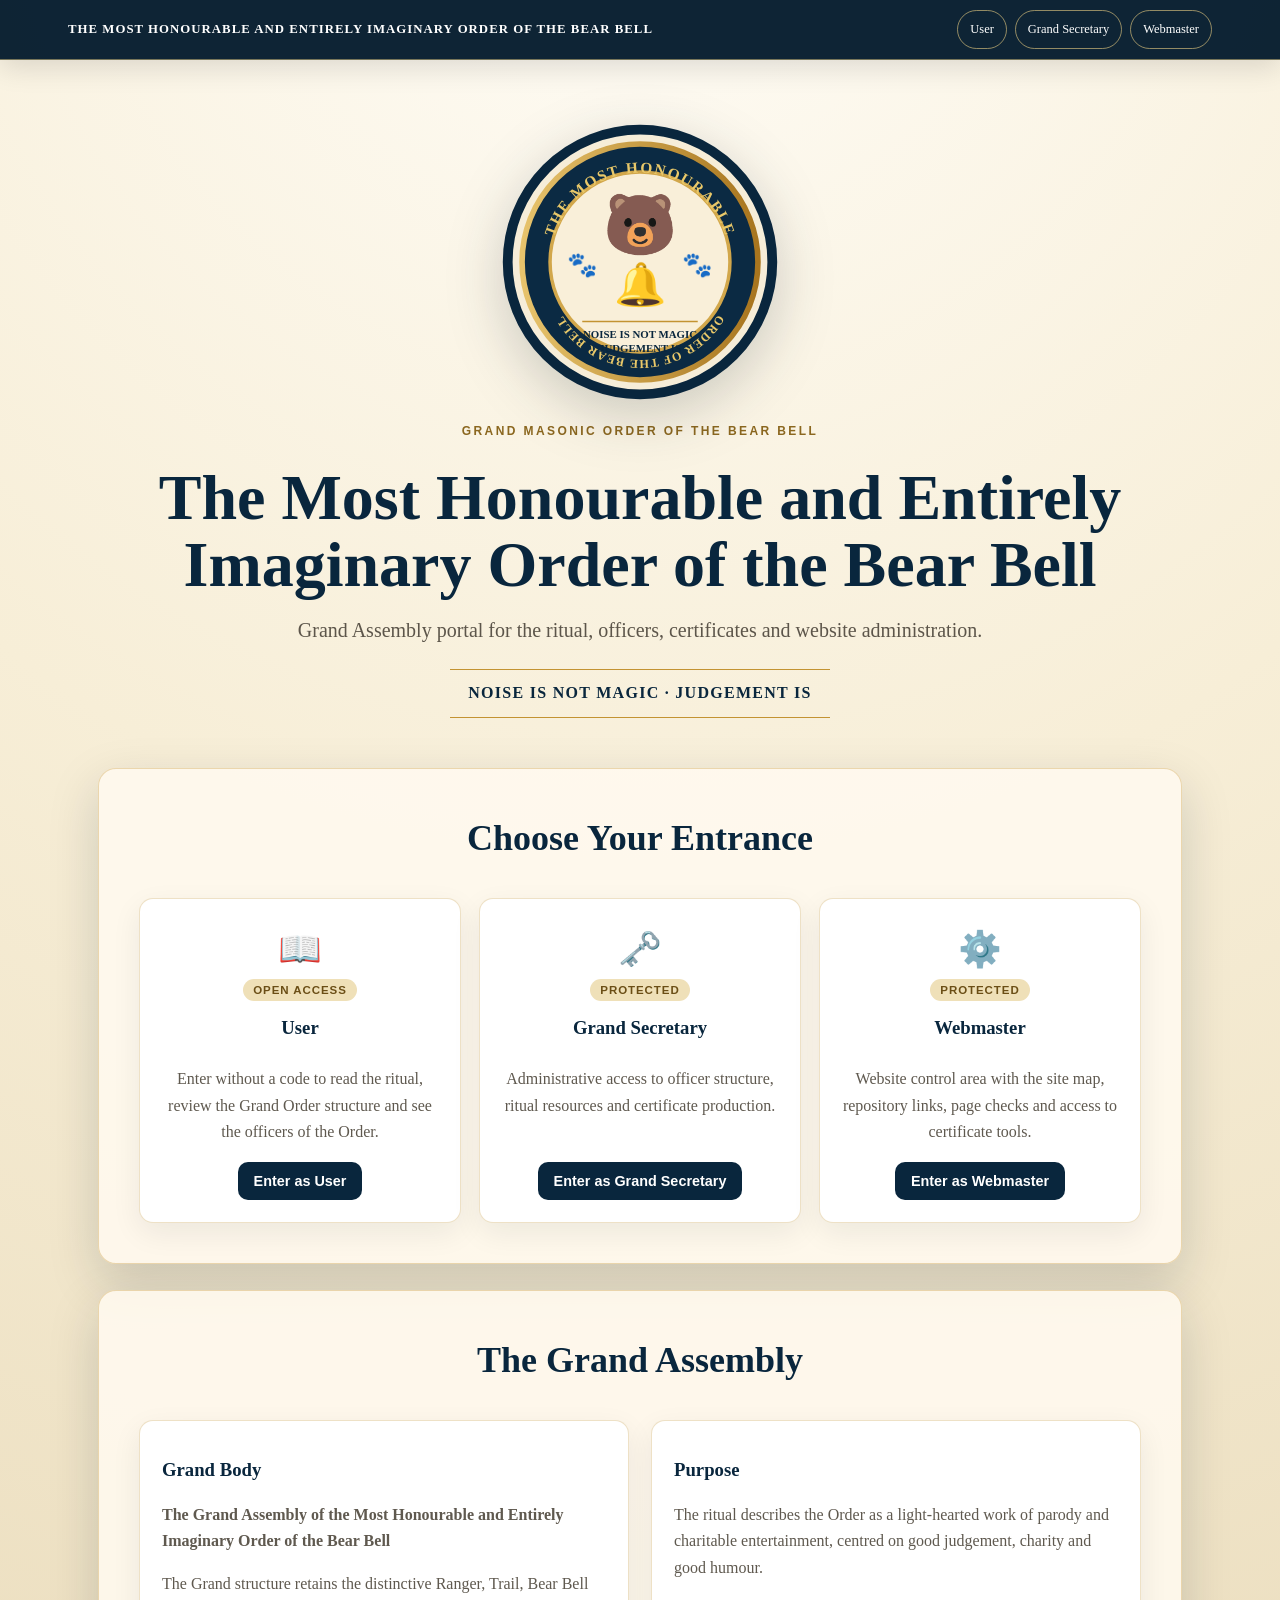
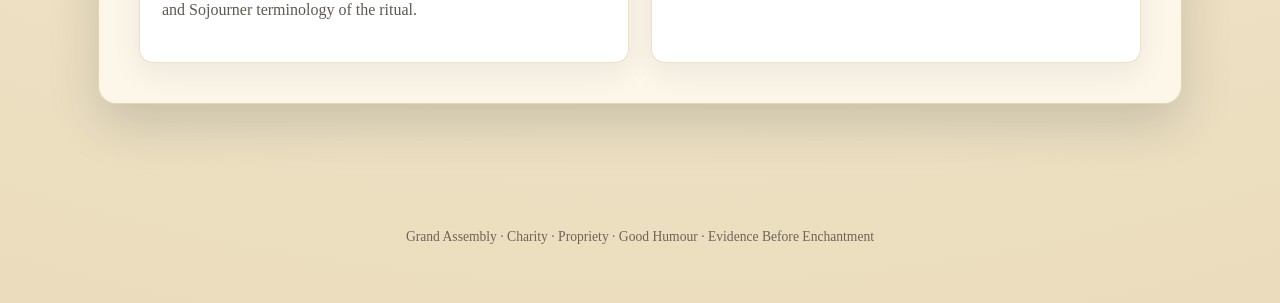
<file: index.html>
<!doctype html><html lang="en"><head><meta charset="utf-8"><meta name="viewport" content="width=device-width,initial-scale=1"><title>The Most Honourable and Entirely Imaginary Order of the Bear Bell</title><meta name="description" content="Official portal of the Most Honourable and Entirely Imaginary Order of the Bear Bell"><link rel="stylesheet" href="style.css"></head><body><header class="topbar"><div class="topbar-inner"><div class="brand">The Most Honourable and Entirely Imaginary Order of the Bear Bell</div><nav class="navlinks"><a href="user.html">User</a><button onclick="BearBellAuth.loginAndGo('grand-secretary','grand-secretary.html')">Grand Secretary</button><button onclick="BearBellAuth.loginAndGo('webmaster','webmaster.html')">Webmaster</button></nav></div></header><main class="shell"><section class="hero"><img class="emblem" src="logo.svg" alt="Emblem of the Order of the Bear Bell"><div class="eyebrow">Grand Masonic Order of the Bear Bell</div><h1>The Most Honourable and Entirely Imaginary Order of the Bear Bell</h1><p>Grand Assembly portal for the ritual, officers, certificates and website administration.</p><div class="motto">NOISE IS NOT MAGIC · JUDGEMENT IS</div></section><section class="panel"><h2>Choose Your Entrance</h2><div class="grid"><article class="card role-card"><div class="role-icon">📖</div><span class="badge">Open Access</span><h3>User</h3><p>Enter without a code to read the ritual, review the Grand Order structure and see the officers of the Order.</p><a class="button dark" href="user.html">Enter as User</a></article><article class="card role-card"><div class="role-icon">🗝️</div><span class="badge">Protected</span><h3>Grand Secretary</h3><p>Administrative access to officer structure, ritual resources and certificate production.</p><button class="button dark" onclick="BearBellAuth.loginAndGo('grand-secretary','grand-secretary.html')">Enter as Grand Secretary</button></article><article class="card role-card"><div class="role-icon">⚙️</div><span class="badge">Protected</span><h3>Webmaster</h3><p>Website control area with the site map, repository links, page checks and access to certificate tools.</p><button class="button dark" onclick="BearBellAuth.loginAndGo('webmaster','webmaster.html')">Enter as Webmaster</button></article></div></section><section class="panel"><h2>The Grand Assembly</h2><div class="two-col"><div class="card"><h3>Grand Body</h3><p><strong>The Grand Assembly of the Most Honourable and Entirely Imaginary Order of the Bear Bell</strong></p><p>The Grand structure retains the distinctive Ranger, Trail, Bear Bell and Sojourner terminology of the ritual.</p></div><div class="card"><h3>Purpose</h3><p>The ritual describes the Order as a light-hearted work of parody and charitable entertainment, centred on good judgement, charity and good humour.</p></div></div></section></main><footer>Grand Assembly · Charity · Propriety · Good Humour · Evidence Before Enchantment</footer><script src="auth.js"></script></body></html>
</file>
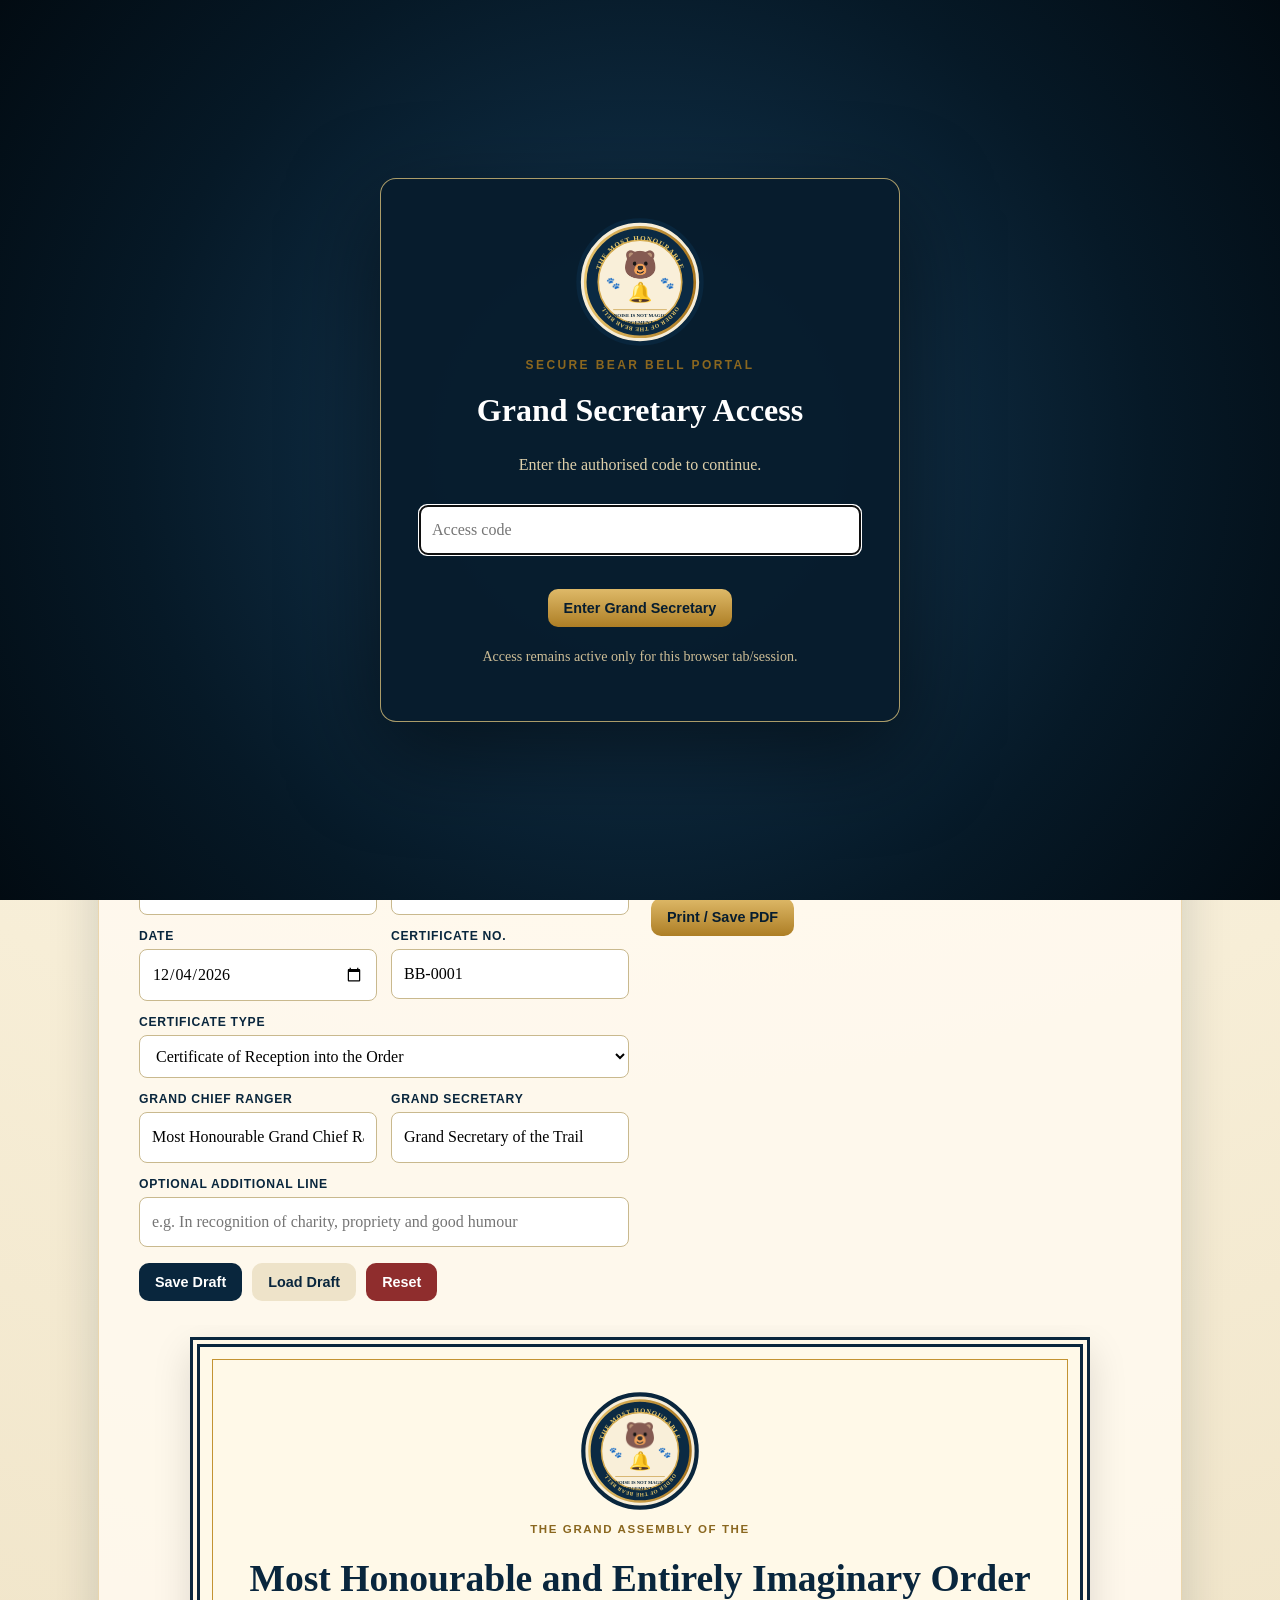
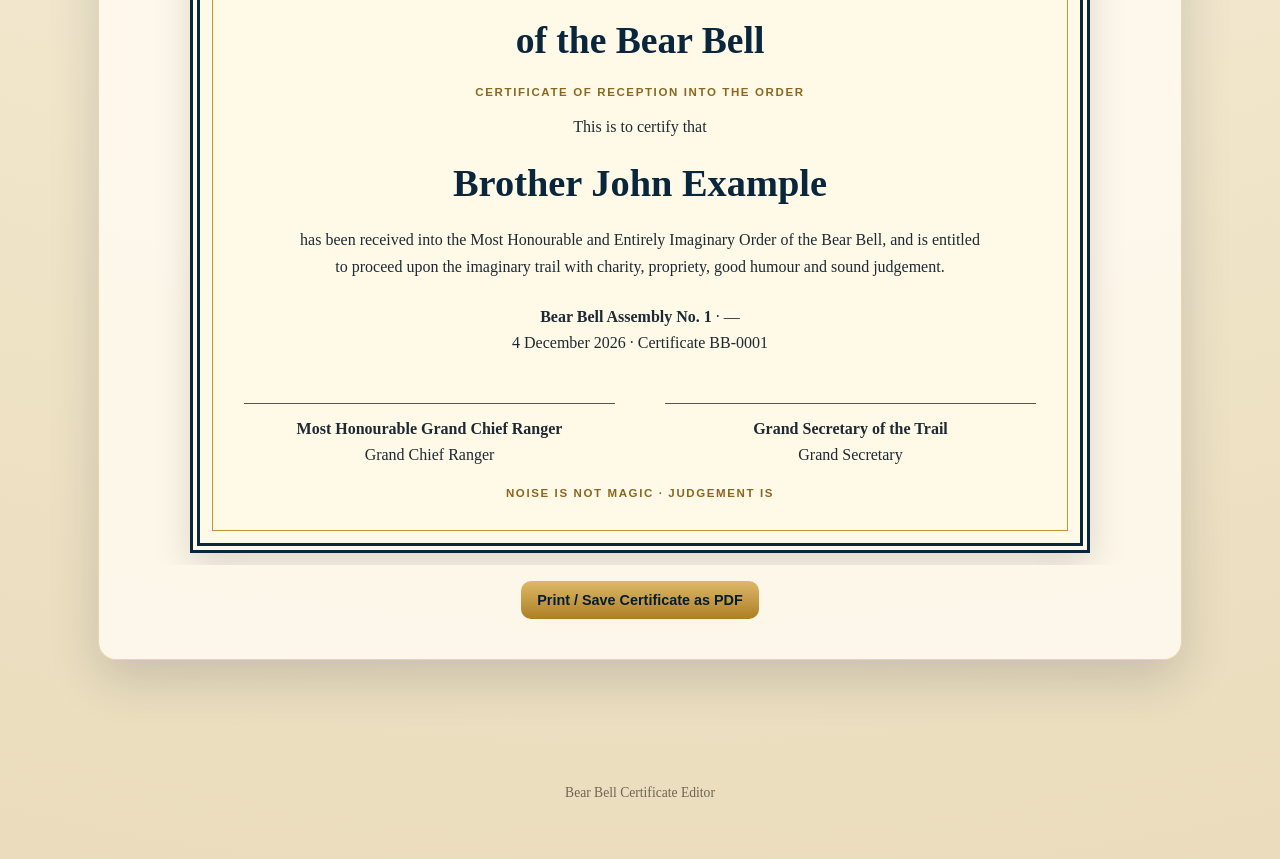
<file: certificate-editor.html>
<!doctype html><html lang="en"><head><meta charset="utf-8"><meta name="viewport" content="width=device-width,initial-scale=1"><title>Bear Bell — Certificate Editor</title><link rel="stylesheet" href="style.css"></head><body><header class="topbar"><div class="topbar-inner"><div class="brand">Bear Bell · Certificate Editor</div><nav class="navlinks"><a href="index.html">Main Menu</a><a href="grand-order.html">Grand Order</a><a href="grand-secretary.html">Grand Secretary</a><a href="webmaster.html">Webmaster</a><button onclick="BearBellAuth.logout()">Log out</button></nav></div></header><main class="shell"><section class="hero editor-only"><img class="emblem" src="logo.svg" alt="Bear Bell emblem"><div class="eyebrow">Protected Document Tool</div><h1>Certificate Editor</h1><p>Create and personalise Bear Bell certificates, preview them instantly and print or save them as PDF.</p></section><section class="panel"><div class="two-col editor-only"><div><h2>Certificate Details</h2><div class="form-grid"><div class="field full"><label for="member">Recipient / Sojourner</label><input id="member" value="Brother John Example"></div><div class="field"><label for="assembly">Assembly</label><input id="assembly" value="Bear Bell Assembly No. 1"></div><div class="field"><label for="location">Location</label><input id="location" value="Athens, Greece"></div><div class="field"><label for="date">Date</label><input id="date" type="date"></div><div class="field"><label for="number">Certificate No.</label><input id="number" value="BB-0001"></div><div class="field full"><label for="award">Certificate Type</label><select id="award"><option value="received">Certificate of Reception into the Order</option><option value="membership">Certificate of Membership</option><option value="honorary">Certificate of Honorary Membership</option><option value="office">Certificate of Grand Office</option></select></div><div class="field"><label for="chief">Grand Chief Ranger</label><input id="chief" value="Most Honourable Grand Chief Ranger"></div><div class="field"><label for="secretary">Grand Secretary</label><input id="secretary" value="Grand Secretary of the Trail"></div><div class="field full"><label for="note">Optional Additional Line</label><input id="note" placeholder="e.g. In recognition of charity, propriety and good humour"></div></div><div class="actions"><button class="button dark" id="saveDraft">Save Draft</button><button class="button light" id="loadDraft">Load Draft</button><button class="button danger" id="resetForm">Reset</button></div></div><div><h2>Instructions</h2><div class="notice">Verify spelling, certificate number, date, Assembly and signatory titles in the preview before printing.</div><p class="small">Drafts are stored locally in this browser only.</p><div class="actions"><button class="button primary" onclick="window.print()">Print / Save PDF</button></div></div></div><div class="certificate-stage" style="margin-top:24px"><article class="certificate"><img class="cert-seal" src="logo.svg" alt="Bear Bell emblem"><div class="cert-kicker">The Grand Assembly of the</div><h2>Most Honourable and Entirely Imaginary Order of the Bear Bell</h2><div class="cert-kicker" id="certType">Certificate of Reception into the Order</div><p class="bodytext" style="margin-top:16px">This is to certify that</p><div class="member" id="outMember">Brother John Example</div><p class="bodytext" id="outText">has been received into the Most Honourable and Entirely Imaginary Order of the Bear Bell, and is entitled to proceed upon the imaginary trail with charity, propriety, good humour and sound judgement.</p><div class="cert-meta"><strong id="outAssembly">Bear Bell Assembly No. 1</strong> · <span id="outLocation">Athens, Greece</span><br><span id="outDate"></span> · Certificate <span id="outNumber">BB-0001</span><div id="outNote" style="margin-top:8px;font-style:italic"></div></div><div class="signatures"><div class="signature-line"><strong id="outChief">Most Honourable Grand Chief Ranger</strong><br>Grand Chief Ranger</div><div class="signature-line"><strong id="outSecretary">Grand Secretary of the Trail</strong><br>Grand Secretary</div></div><div class="cert-kicker" style="margin-top:18px">NOISE IS NOT MAGIC · JUDGEMENT IS</div></article></div><div class="actions no-print" style="justify-content:center"><button class="button primary" onclick="window.print()">Print / Save Certificate as PDF</button></div></section></main><footer class="no-print">Bear Bell Certificate Editor</footer><script src="auth.js"></script><script>BearBellAuth.protectAny(['grand-secretary','webmaster']);const $=id=>document.getElementById(id);const fields=['member','assembly','location','date','number','award','chief','secretary','note'];const wording={received:['Certificate of Reception into the Order','has been received into the Most Honourable and Entirely Imaginary Order of the Bear Bell, and is entitled to proceed upon the imaginary trail with charity, propriety, good humour and sound judgement.'],membership:['Certificate of Membership','is duly recorded as a member of the Most Honourable and Entirely Imaginary Order of the Bear Bell and is commended to the principles of charity, propriety, good humour and evidence before enchantment.'],honorary:['Certificate of Honorary Membership','has been received as an Honorary Member of the Most Honourable and Entirely Imaginary Order of the Bear Bell in recognition of fellowship, charity and good humour.'],office:['Certificate of Grand Office','has been appointed to Grand Office in the Grand Assembly of the Most Honourable and Entirely Imaginary Order of the Bear Bell and is entrusted with the duties and traditions of that office.']};function prettyDate(v){if(!v)return'';const d=new Date(v+'T12:00:00');return new Intl.DateTimeFormat('en-GB',{day:'numeric',month:'long',year:'numeric'}).format(d)}function render(){outMember.textContent=member.value||'—';outAssembly.textContent=assembly.value||'—';outLocation.textContent=location.value||'—';outDate.textContent=prettyDate(date.value);outNumber.textContent=number.value||'—';outChief.textContent=chief.value||'—';outSecretary.textContent=secretary.value||'—';outNote.textContent=note.value||'';certType.textContent=wording[award.value][0];outText.textContent=wording[award.value][1]}fields.forEach(id=>$(id).addEventListener('input',render));date.value=new Date().toISOString().slice(0,10);render();saveDraft.onclick=()=>{const data={};fields.forEach(id=>data[id]=$(id).value);localStorage.setItem('bearBellCertificateDraft',JSON.stringify(data));saveDraft.textContent='Draft Saved ✓';setTimeout(()=>saveDraft.textContent='Save Draft',1400)};loadDraft.onclick=()=>{try{const d=JSON.parse(localStorage.getItem('bearBellCertificateDraft')||'null');if(!d)return;fields.forEach(id=>{if(d[id]!=null)$(id).value=d[id]});render()}catch{}};resetForm.onclick=()=>{member.value='';assembly.value='Bear Bell Assembly No. 1';location.value='';date.value=new Date().toISOString().slice(0,10);number.value='';award.value='received';chief.value='Most Honourable Grand Chief Ranger';secretary.value='Grand Secretary of the Trail';note.value='';render()};</script></body></html>
</file>
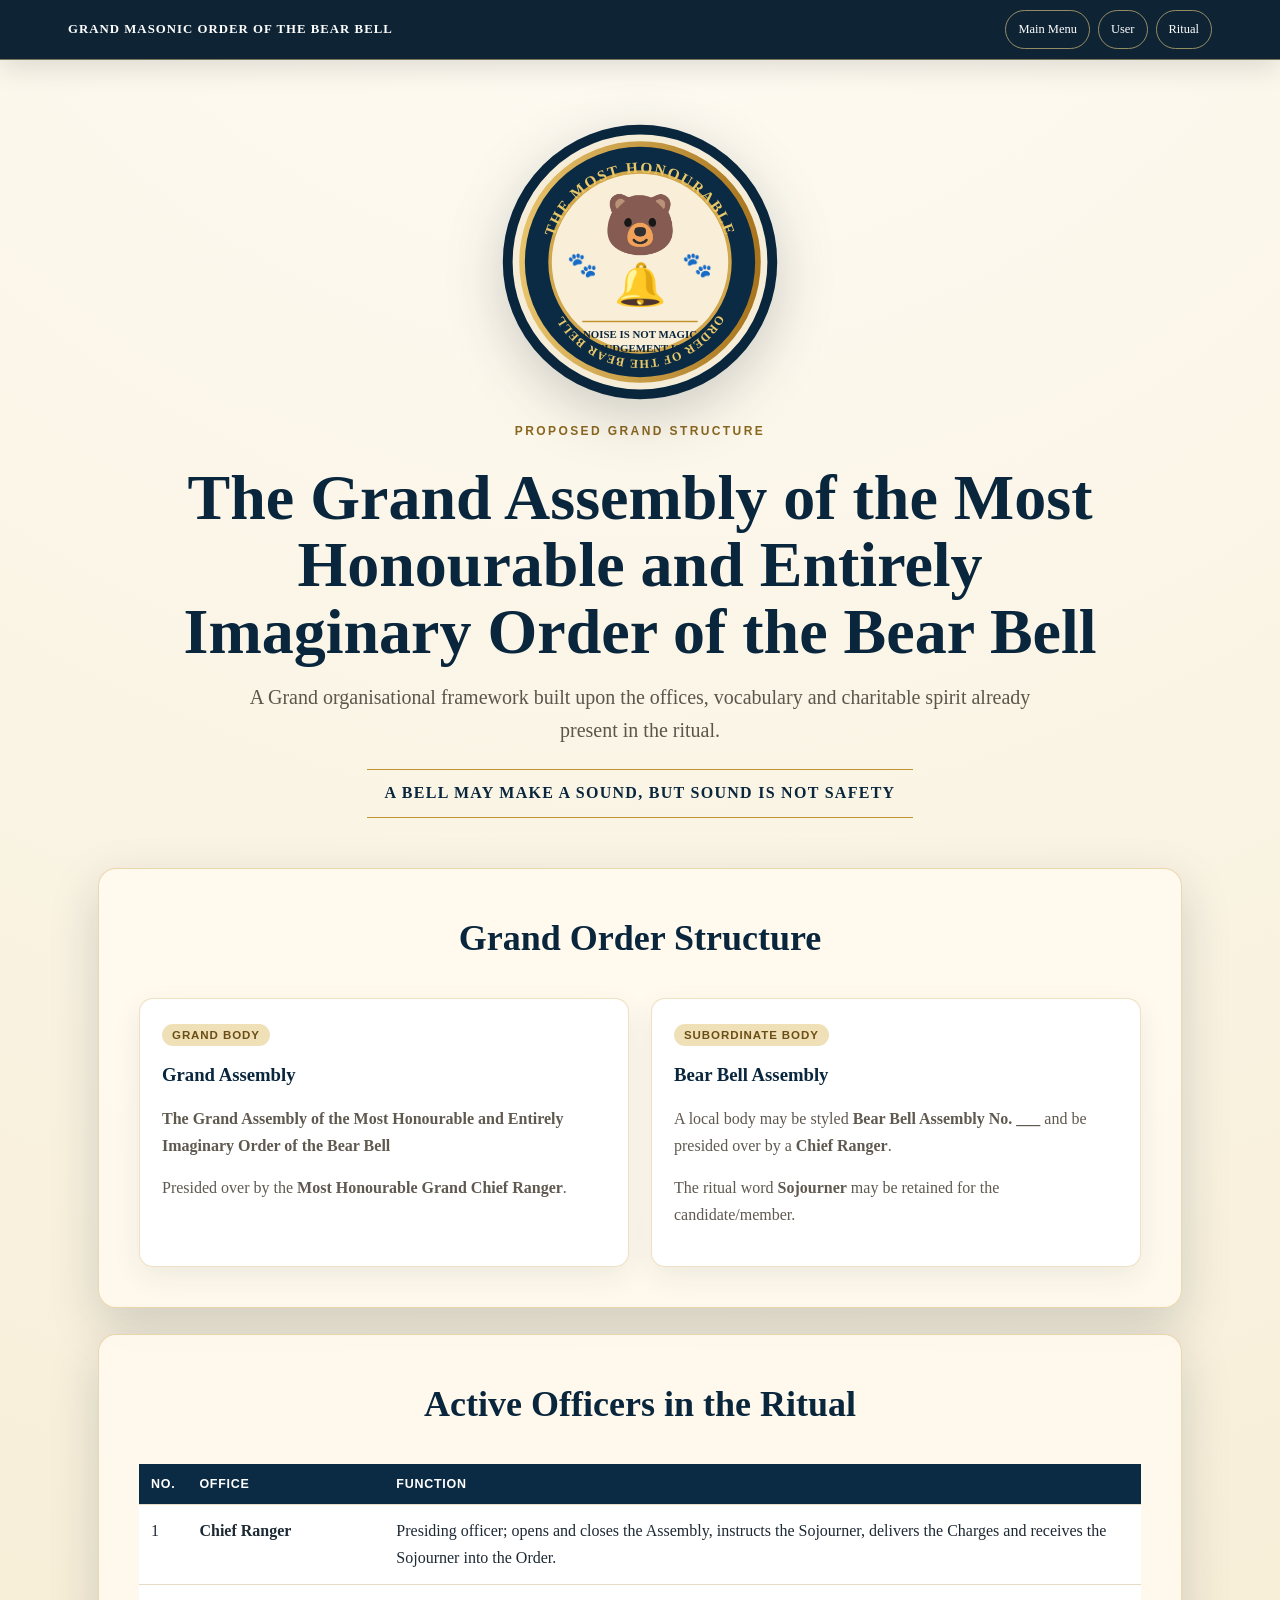
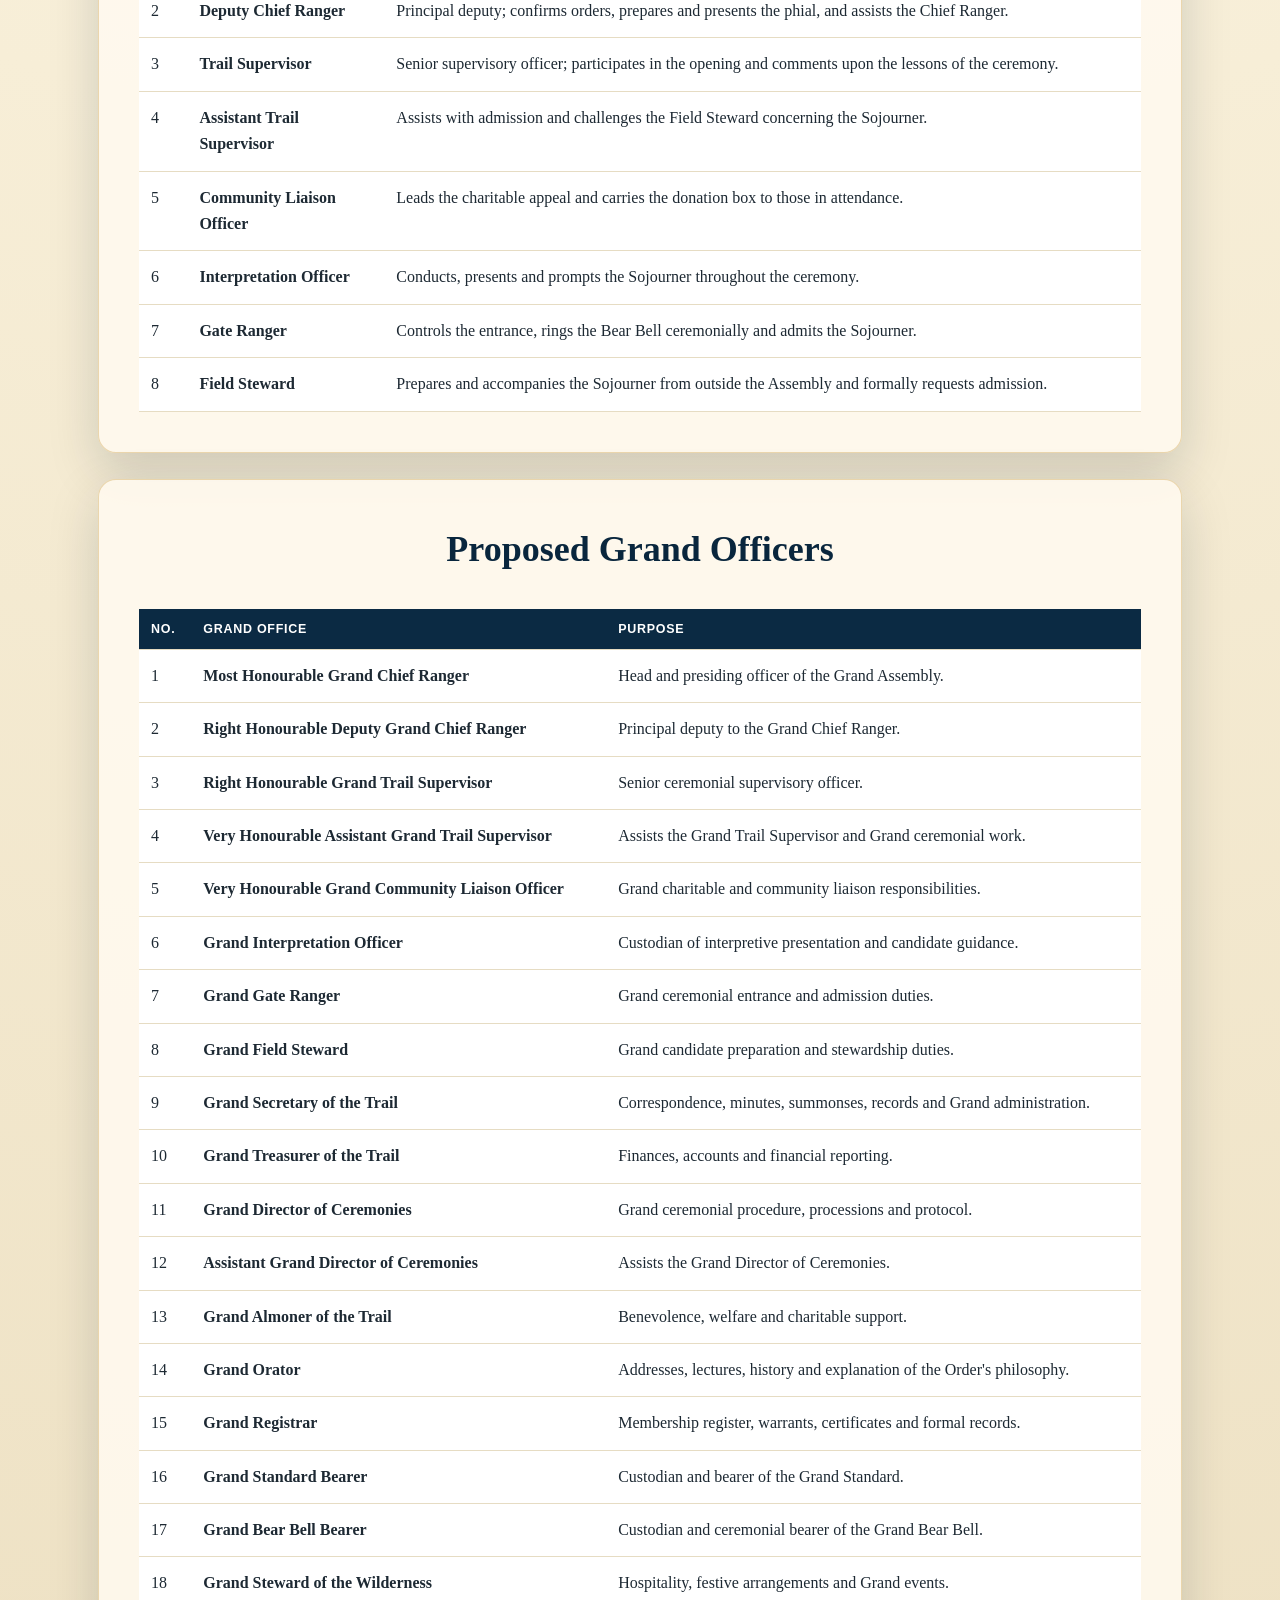
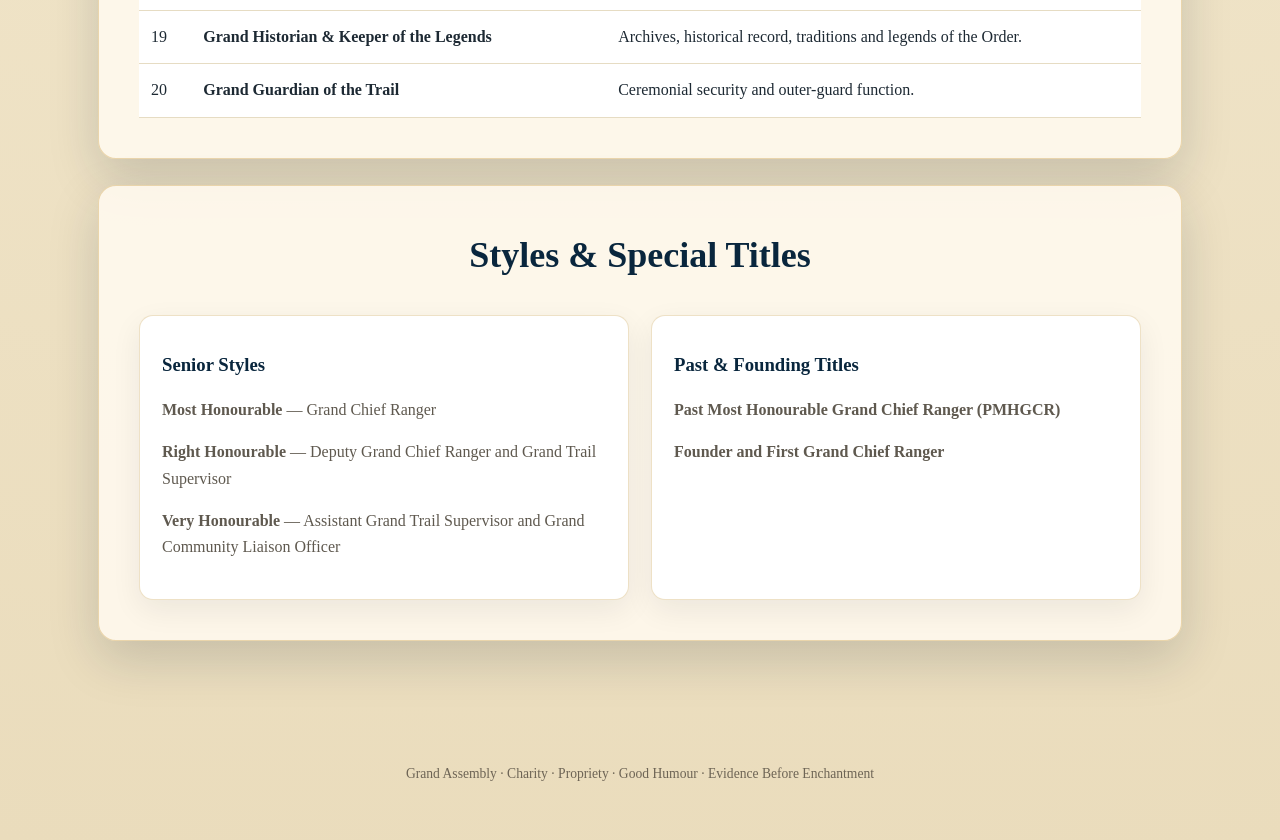
<file: grand-order.html>
<!doctype html><html lang="en"><head><meta charset="utf-8"><meta name="viewport" content="width=device-width,initial-scale=1"><title>Grand Masonic Order of the Bear Bell</title><link rel="stylesheet" href="style.css"></head><body><header class="topbar"><div class="topbar-inner"><div class="brand">Grand Masonic Order of the Bear Bell</div><nav class="navlinks"><a href="index.html">Main Menu</a><a href="user.html">User</a><a href="ritual.html">Ritual</a></nav></div></header><main class="shell"><section class="hero"><img class="emblem" src="logo.svg" alt="Bear Bell emblem"><div class="eyebrow">Proposed Grand Structure</div><h1>The Grand Assembly of the Most Honourable and Entirely Imaginary Order of the Bear Bell</h1><p>A Grand organisational framework built upon the offices, vocabulary and charitable spirit already present in the ritual.</p><div class="motto">A BELL MAY MAKE A SOUND, BUT SOUND IS NOT SAFETY</div></section><section class="panel"><h2>Grand Order Structure</h2><div class="two-col"><div class="card"><span class="badge">Grand Body</span><h3>Grand Assembly</h3><p><strong>The Grand Assembly of the Most Honourable and Entirely Imaginary Order of the Bear Bell</strong></p><p>Presided over by the <strong>Most Honourable Grand Chief Ranger</strong>.</p></div><div class="card"><span class="badge">Subordinate Body</span><h3>Bear Bell Assembly</h3><p>A local body may be styled <strong>Bear Bell Assembly No. ___</strong> and be presided over by a <strong>Chief Ranger</strong>.</p><p>The ritual word <strong>Sojourner</strong> may be retained for the candidate/member.</p></div></div></section><section class="panel" id="active-officers"><h2>Active Officers in the Ritual</h2><div class="table-wrap"><table><thead><tr><th>No.</th><th>Office</th><th>Function</th></tr></thead><tbody><tr><td>1</td><td><strong>Chief Ranger</strong></td><td>Presiding officer; opens and closes the Assembly, instructs the Sojourner, delivers the Charges and receives the Sojourner into the Order.</td></tr><tr><td>2</td><td><strong>Deputy Chief Ranger</strong></td><td>Principal deputy; confirms orders, prepares and presents the phial, and assists the Chief Ranger.</td></tr><tr><td>3</td><td><strong>Trail Supervisor</strong></td><td>Senior supervisory officer; participates in the opening and comments upon the lessons of the ceremony.</td></tr><tr><td>4</td><td><strong>Assistant Trail Supervisor</strong></td><td>Assists with admission and challenges the Field Steward concerning the Sojourner.</td></tr><tr><td>5</td><td><strong>Community Liaison Officer</strong></td><td>Leads the charitable appeal and carries the donation box to those in attendance.</td></tr><tr><td>6</td><td><strong>Interpretation Officer</strong></td><td>Conducts, presents and prompts the Sojourner throughout the ceremony.</td></tr><tr><td>7</td><td><strong>Gate Ranger</strong></td><td>Controls the entrance, rings the Bear Bell ceremonially and admits the Sojourner.</td></tr><tr><td>8</td><td><strong>Field Steward</strong></td><td>Prepares and accompanies the Sojourner from outside the Assembly and formally requests admission.</td></tr></tbody></table></div></section><section class="panel" id="grand-officers"><h2>Proposed Grand Officers</h2><div class="table-wrap"><table><thead><tr><th>No.</th><th>Grand Office</th><th>Purpose</th></tr></thead><tbody><tr><td>1</td><td><strong>Most Honourable Grand Chief Ranger</strong></td><td>Head and presiding officer of the Grand Assembly.</td></tr><tr><td>2</td><td><strong>Right Honourable Deputy Grand Chief Ranger</strong></td><td>Principal deputy to the Grand Chief Ranger.</td></tr><tr><td>3</td><td><strong>Right Honourable Grand Trail Supervisor</strong></td><td>Senior ceremonial supervisory officer.</td></tr><tr><td>4</td><td><strong>Very Honourable Assistant Grand Trail Supervisor</strong></td><td>Assists the Grand Trail Supervisor and Grand ceremonial work.</td></tr><tr><td>5</td><td><strong>Very Honourable Grand Community Liaison Officer</strong></td><td>Grand charitable and community liaison responsibilities.</td></tr><tr><td>6</td><td><strong>Grand Interpretation Officer</strong></td><td>Custodian of interpretive presentation and candidate guidance.</td></tr><tr><td>7</td><td><strong>Grand Gate Ranger</strong></td><td>Grand ceremonial entrance and admission duties.</td></tr><tr><td>8</td><td><strong>Grand Field Steward</strong></td><td>Grand candidate preparation and stewardship duties.</td></tr><tr><td>9</td><td><strong>Grand Secretary of the Trail</strong></td><td>Correspondence, minutes, summonses, records and Grand administration.</td></tr><tr><td>10</td><td><strong>Grand Treasurer of the Trail</strong></td><td>Finances, accounts and financial reporting.</td></tr><tr><td>11</td><td><strong>Grand Director of Ceremonies</strong></td><td>Grand ceremonial procedure, processions and protocol.</td></tr><tr><td>12</td><td><strong>Assistant Grand Director of Ceremonies</strong></td><td>Assists the Grand Director of Ceremonies.</td></tr><tr><td>13</td><td><strong>Grand Almoner of the Trail</strong></td><td>Benevolence, welfare and charitable support.</td></tr><tr><td>14</td><td><strong>Grand Orator</strong></td><td>Addresses, lectures, history and explanation of the Order's philosophy.</td></tr><tr><td>15</td><td><strong>Grand Registrar</strong></td><td>Membership register, warrants, certificates and formal records.</td></tr><tr><td>16</td><td><strong>Grand Standard Bearer</strong></td><td>Custodian and bearer of the Grand Standard.</td></tr><tr><td>17</td><td><strong>Grand Bear Bell Bearer</strong></td><td>Custodian and ceremonial bearer of the Grand Bear Bell.</td></tr><tr><td>18</td><td><strong>Grand Steward of the Wilderness</strong></td><td>Hospitality, festive arrangements and Grand events.</td></tr><tr><td>19</td><td><strong>Grand Historian &amp; Keeper of the Legends</strong></td><td>Archives, historical record, traditions and legends of the Order.</td></tr><tr><td>20</td><td><strong>Grand Guardian of the Trail</strong></td><td>Ceremonial security and outer-guard function.</td></tr></tbody></table></div></section><section class="panel"><h2>Styles & Special Titles</h2><div class="two-col"><div class="card"><h3>Senior Styles</h3><p><strong>Most Honourable</strong> — Grand Chief Ranger</p><p><strong>Right Honourable</strong> — Deputy Grand Chief Ranger and Grand Trail Supervisor</p><p><strong>Very Honourable</strong> — Assistant Grand Trail Supervisor and Grand Community Liaison Officer</p></div><div class="card"><h3>Past & Founding Titles</h3><p><strong>Past Most Honourable Grand Chief Ranger (PMHGCR)</strong></p><p><strong>Founder and First Grand Chief Ranger</strong></p></div></div></section></main><footer>Grand Assembly · Charity · Propriety · Good Humour · Evidence Before Enchantment</footer></body></html>
</file>
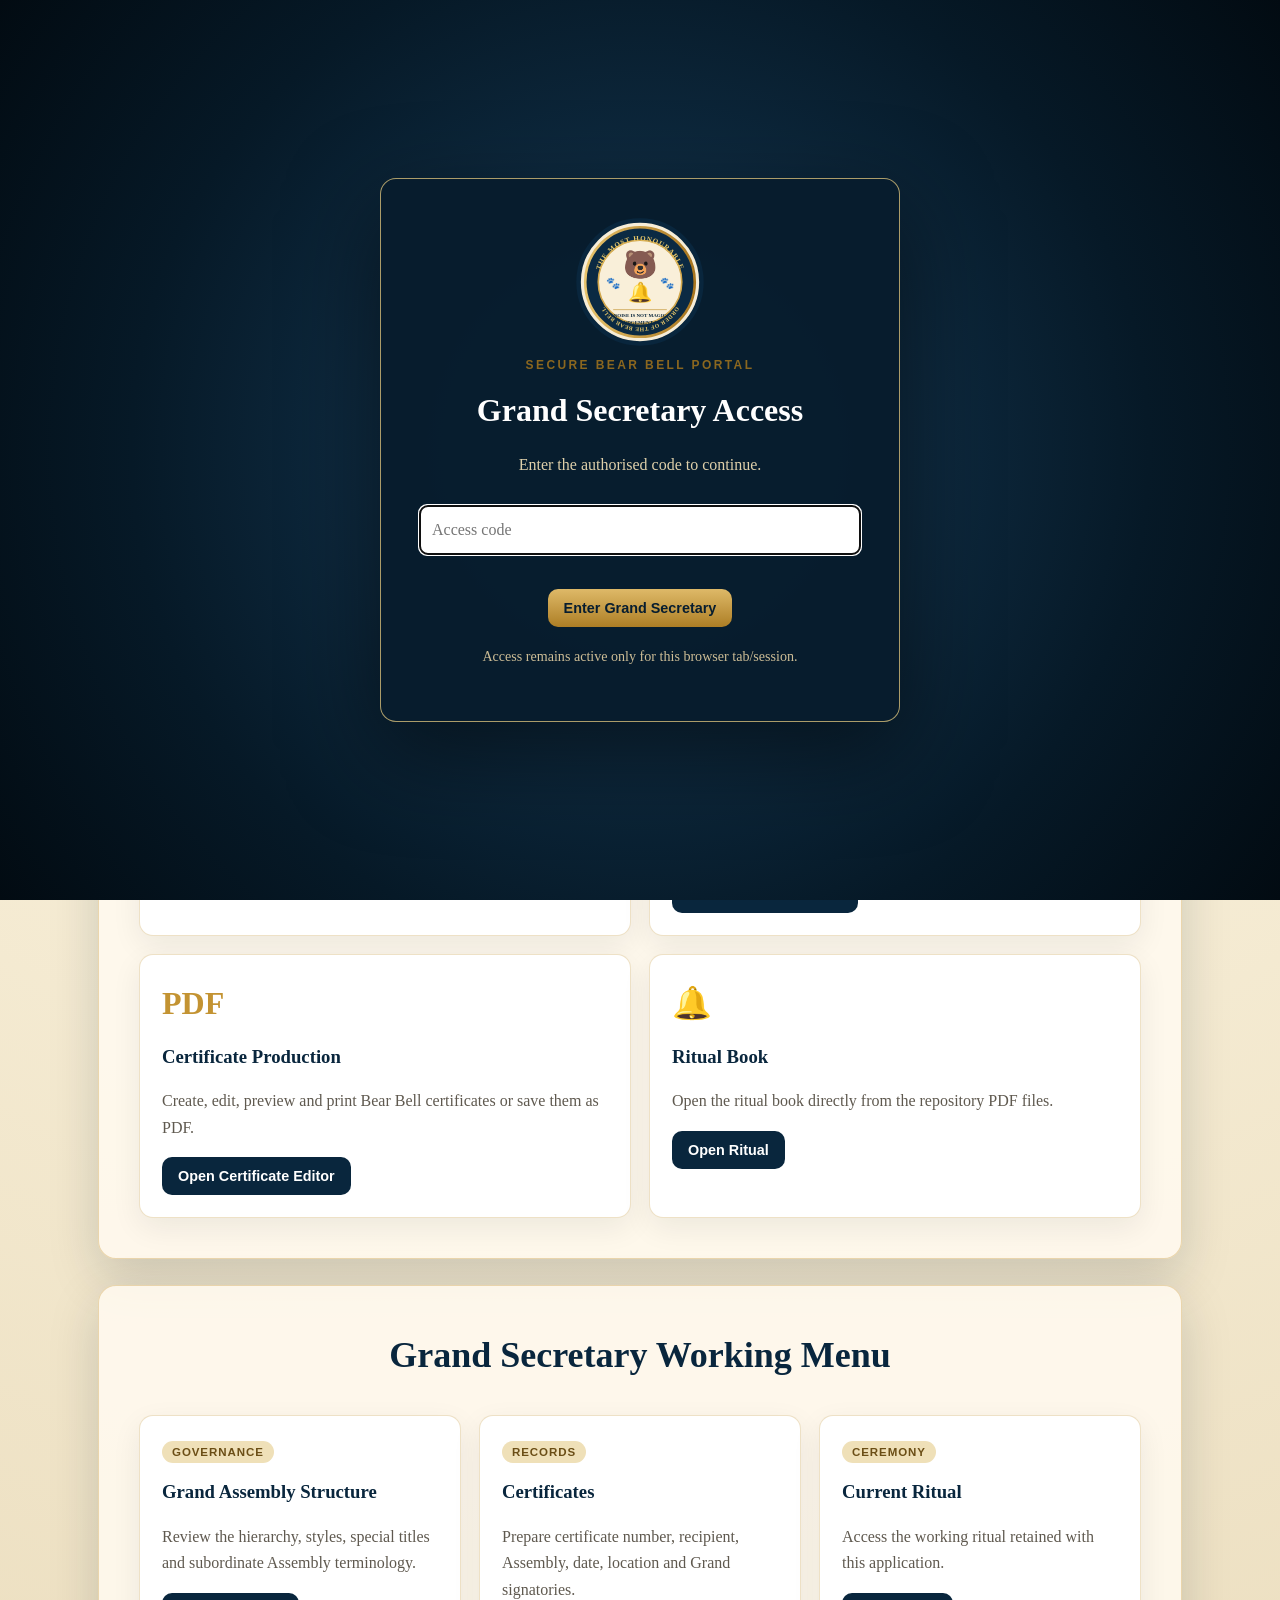
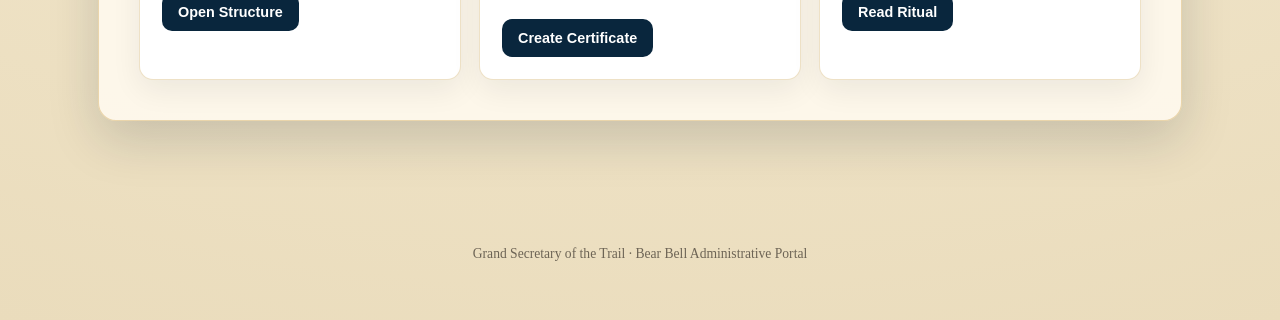
<file: grand-secretary.html>
<!doctype html><html lang="en"><head><meta charset="utf-8"><meta name="viewport" content="width=device-width,initial-scale=1"><title>Bear Bell — Grand Secretary</title><link rel="stylesheet" href="style.css"></head><body><header class="topbar"><div class="topbar-inner"><div class="brand">Bear Bell · Grand Secretary</div><nav class="navlinks"><a href="index.html">Main Menu</a><a href="ritual.html">Ritual</a><a href="grand-order.html">Grand Order</a><a href="certificate-editor.html">Certificates</a><button onclick="BearBellAuth.logout()">Log out</button></nav></div></header><main class="shell"><section class="hero"><img class="emblem" src="logo.svg" alt="Bear Bell emblem"><div class="eyebrow">Grand Secretary of the Trail</div><h1>Grand Secretary Dashboard</h1><p>Protected administrative access to the Grand structure, ritual resources and certificate production.</p></section><section class="panel"><div class="dashboard-grid"><article class="card"><div class="stat">8</div><h3>Active Ritual Officers</h3><p>The ceremonial offices currently active in the Bear Bell ritual.</p><div class="actions"><a class="button dark" href="grand-order.html#active-officers">Review Officers</a></div></article><article class="card"><div class="stat">20</div><h3>Grand Officers</h3><p>The proposed complete Grand Officer structure for the Grand Assembly.</p><div class="actions"><a class="button dark" href="grand-order.html#grand-officers">Review Grand Officers</a></div></article><article class="card"><div class="stat">PDF</div><h3>Certificate Production</h3><p>Create, edit, preview and print Bear Bell certificates or save them as PDF.</p><div class="actions"><a class="button dark" href="certificate-editor.html">Open Certificate Editor</a></div></article><article class="card"><div class="stat">🔔</div><h3>Ritual Book</h3><p>Open the ritual book directly from the repository PDF files.</p><div class="actions"><a class="button dark" href="ritual.html">Open Ritual</a></div></article></div></section><section class="panel"><h2>Grand Secretary Working Menu</h2><div class="grid"><article class="card"><span class="badge">Governance</span><h3>Grand Assembly Structure</h3><p>Review the hierarchy, styles, special titles and subordinate Assembly terminology.</p><a class="button dark" href="grand-order.html">Open Structure</a></article><article class="card"><span class="badge">Records</span><h3>Certificates</h3><p>Prepare certificate number, recipient, Assembly, date, location and Grand signatories.</p><a class="button dark" href="certificate-editor.html">Create Certificate</a></article><article class="card"><span class="badge">Ceremony</span><h3>Current Ritual</h3><p>Access the working ritual retained with this application.</p><a class="button dark" href="ritual.html">Read Ritual</a></article></div></section></main><footer>Grand Secretary of the Trail · Bear Bell Administrative Portal</footer><script src="auth.js"></script><script>BearBellAuth.protect('grand-secretary');</script></body></html>
</file>
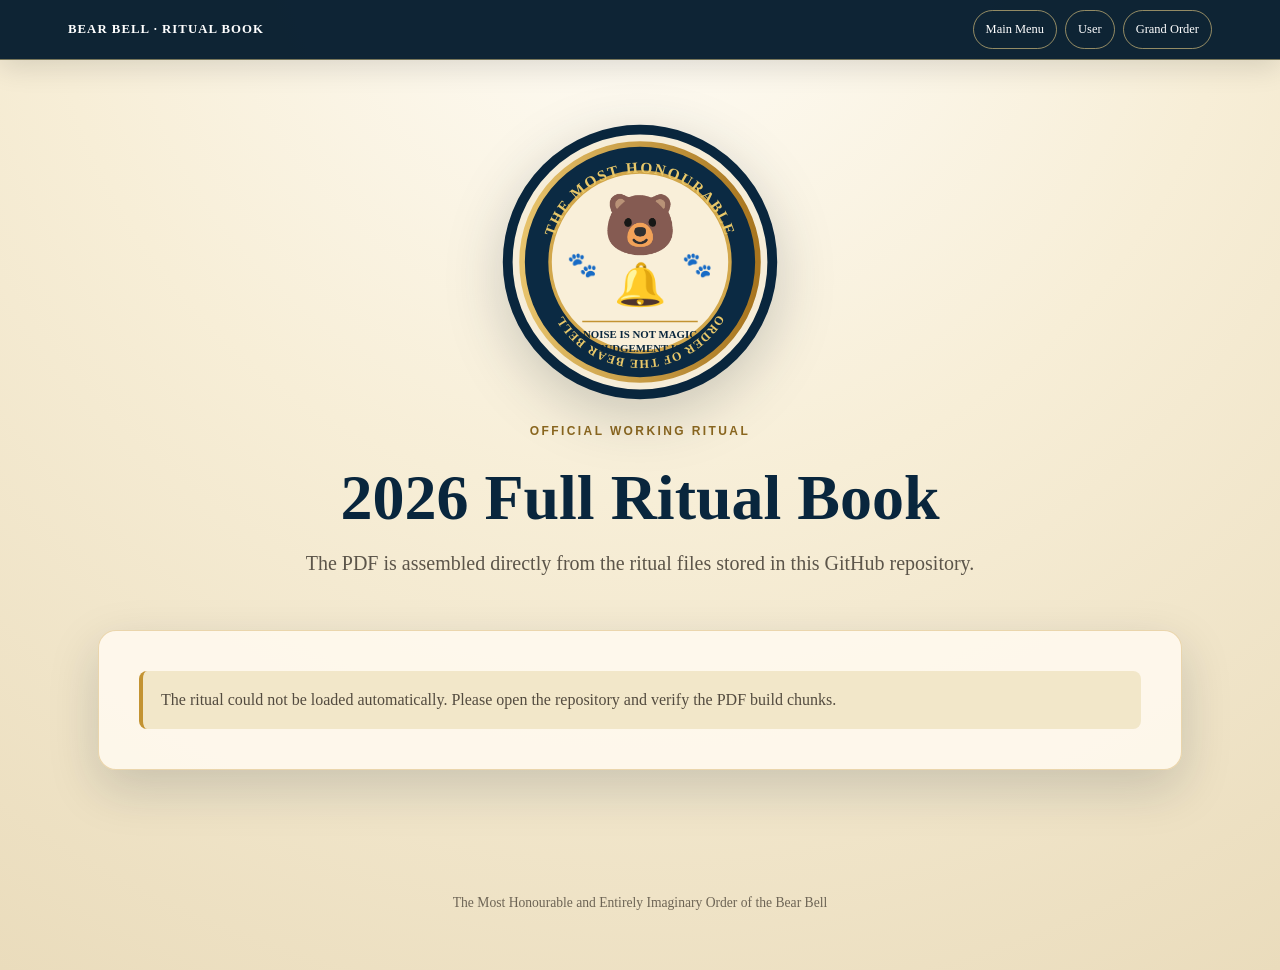
<file: ritual.html>
<!doctype html><html lang="en"><head><meta charset="utf-8"><meta name="viewport" content="width=device-width,initial-scale=1"><title>Bear Bell — Ritual Book</title><link rel="stylesheet" href="style.css"></head><body><header class="topbar"><div class="topbar-inner"><div class="brand">Bear Bell · Ritual Book</div><nav class="navlinks"><a href="index.html">Main Menu</a><a href="user.html">User</a><a href="grand-order.html">Grand Order</a></nav></div></header><main class="shell"><section class="hero"><img class="emblem" src="logo.svg" alt="Bear Bell emblem"><div class="eyebrow">Official Working Ritual</div><h1>2026 Full Ritual Book</h1><p>The PDF is assembled directly from the ritual files stored in this GitHub repository.</p></section><section class="panel"><div id="loading" class="loading">Loading ritual book…</div><iframe id="viewer" class="pdf-viewer" title="Bear Bell Ritual PDF" hidden></iframe><div id="fallback" class="notice" hidden>The ritual could not be loaded automatically. Please open the repository and verify the PDF build chunks.</div></section></main><footer>The Most Honourable and Entirely Imaginary Order of the Bear Bell</footer><script>(async()=>{const base='https://raw.githubusercontent.com/dskiad/bear-bell-ritual/main/.pdf-build/';try{let b64='';for(let i=0;i<5;i++){const r=await fetch(base+`chunk-${String(i).padStart(3,'0')}.b64`);if(!r.ok)throw new Error('chunk '+i);b64+=(await r.text()).trim();}const raw=atob(b64);const bytes=new Uint8Array(raw.length);for(let i=0;i<raw.length;i++)bytes[i]=raw.charCodeAt(i);const blob=new Blob([bytes],{type:'application/pdf'});const url=URL.createObjectURL(blob);document.getElementById('viewer').src=url;document.getElementById('viewer').hidden=false;document.getElementById('loading').hidden=true;}catch(e){document.getElementById('loading').hidden=true;document.getElementById('fallback').hidden=false;console.error(e);}})();</script></body></html>
</file>
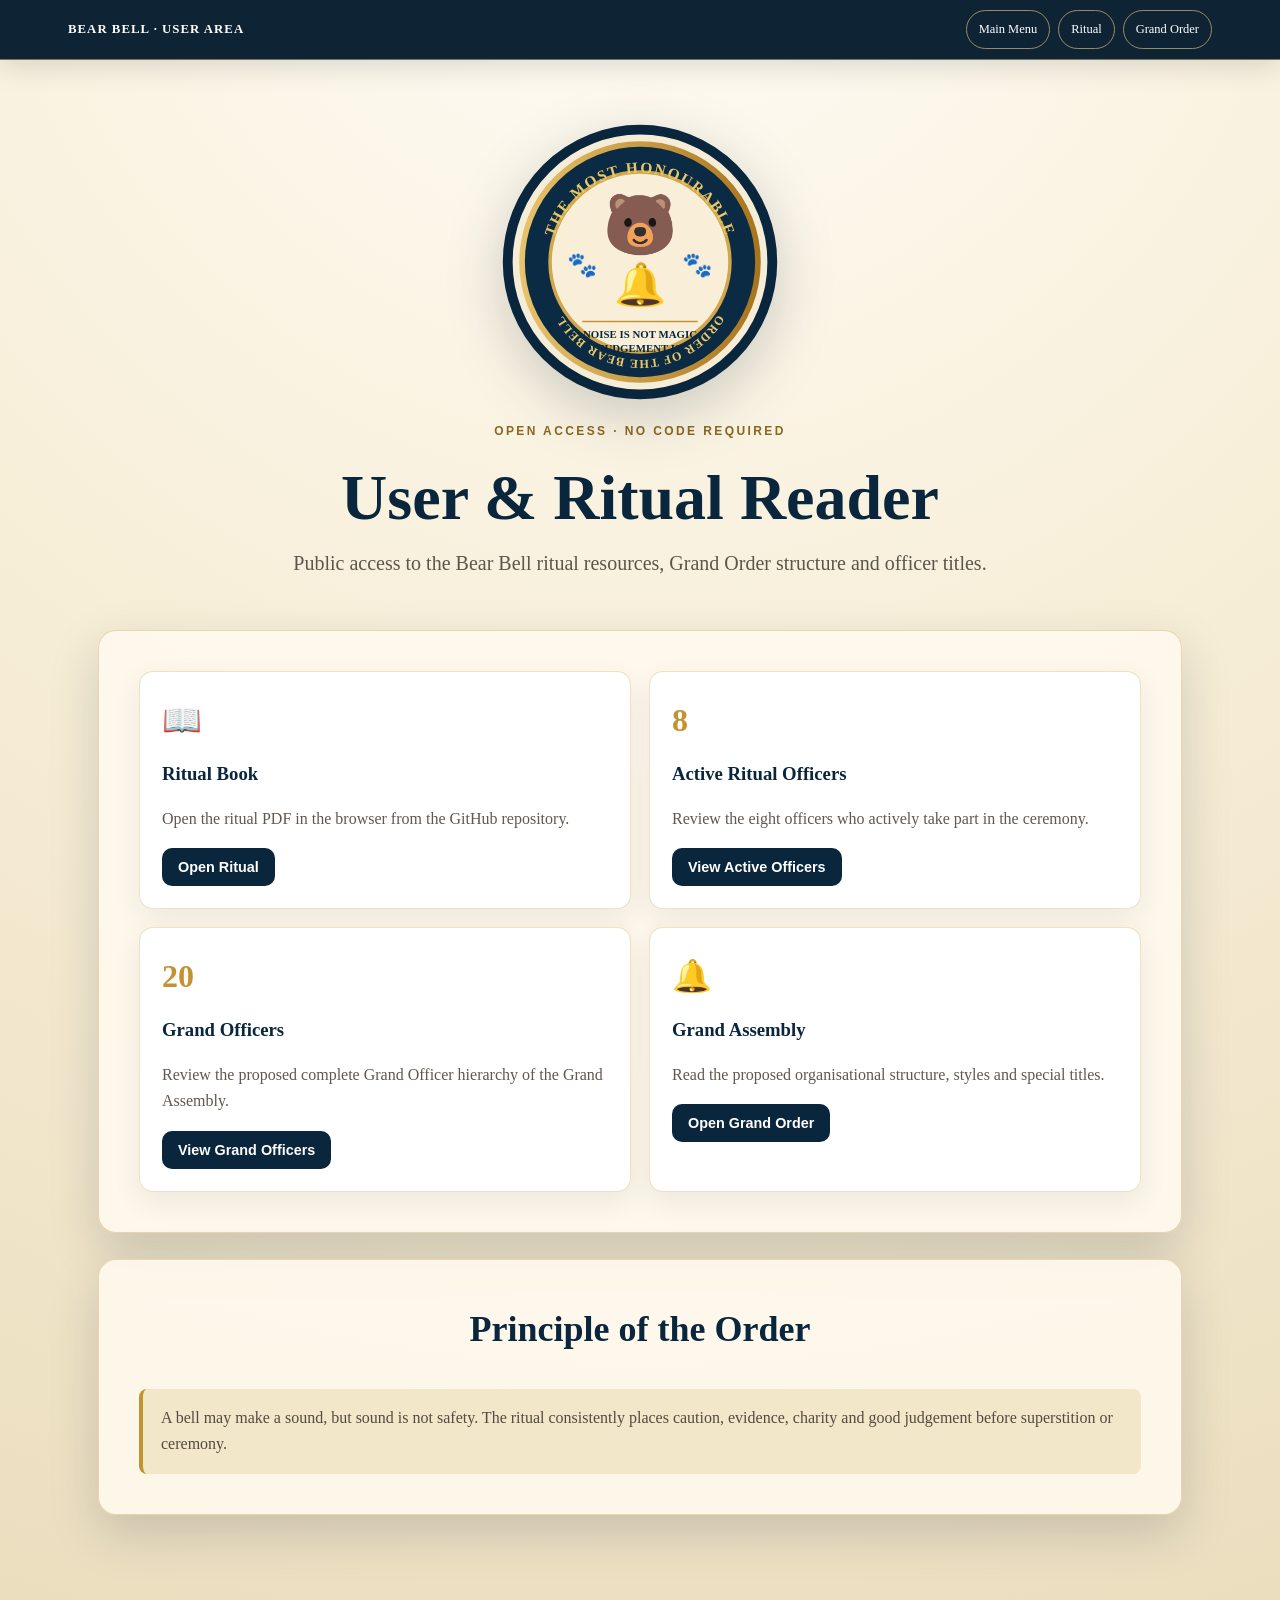
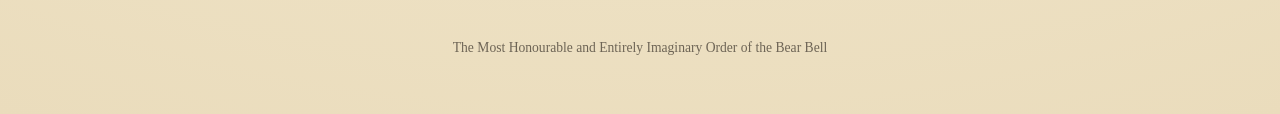
<file: user.html>
<!doctype html><html lang="en"><head><meta charset="utf-8"><meta name="viewport" content="width=device-width,initial-scale=1"><title>Bear Bell — User Area</title><link rel="stylesheet" href="style.css"></head><body><header class="topbar"><div class="topbar-inner"><div class="brand">Bear Bell · User Area</div><nav class="navlinks"><a href="index.html">Main Menu</a><a href="ritual.html">Ritual</a><a href="grand-order.html">Grand Order</a></nav></div></header><main class="shell"><section class="hero"><img class="emblem" src="logo.svg" alt="Bear Bell emblem"><div class="eyebrow">Open Access · No Code Required</div><h1>User & Ritual Reader</h1><p>Public access to the Bear Bell ritual resources, Grand Order structure and officer titles.</p></section><section class="panel"><div class="dashboard-grid"><article class="card"><div class="stat">📖</div><h3>Ritual Book</h3><p>Open the ritual PDF in the browser from the GitHub repository.</p><div class="actions"><a class="button dark" href="ritual.html">Open Ritual</a></div></article><article class="card"><div class="stat">8</div><h3>Active Ritual Officers</h3><p>Review the eight officers who actively take part in the ceremony.</p><div class="actions"><a class="button dark" href="grand-order.html#active-officers">View Active Officers</a></div></article><article class="card"><div class="stat">20</div><h3>Grand Officers</h3><p>Review the proposed complete Grand Officer hierarchy of the Grand Assembly.</p><div class="actions"><a class="button dark" href="grand-order.html#grand-officers">View Grand Officers</a></div></article><article class="card"><div class="stat">🔔</div><h3>Grand Assembly</h3><p>Read the proposed organisational structure, styles and special titles.</p><div class="actions"><a class="button dark" href="grand-order.html">Open Grand Order</a></div></article></div></section><section class="panel"><h2>Principle of the Order</h2><div class="notice">A bell may make a sound, but sound is not safety. The ritual consistently places caution, evidence, charity and good judgement before superstition or ceremony.</div></section></main><footer>The Most Honourable and Entirely Imaginary Order of the Bear Bell</footer></body></html>
</file>
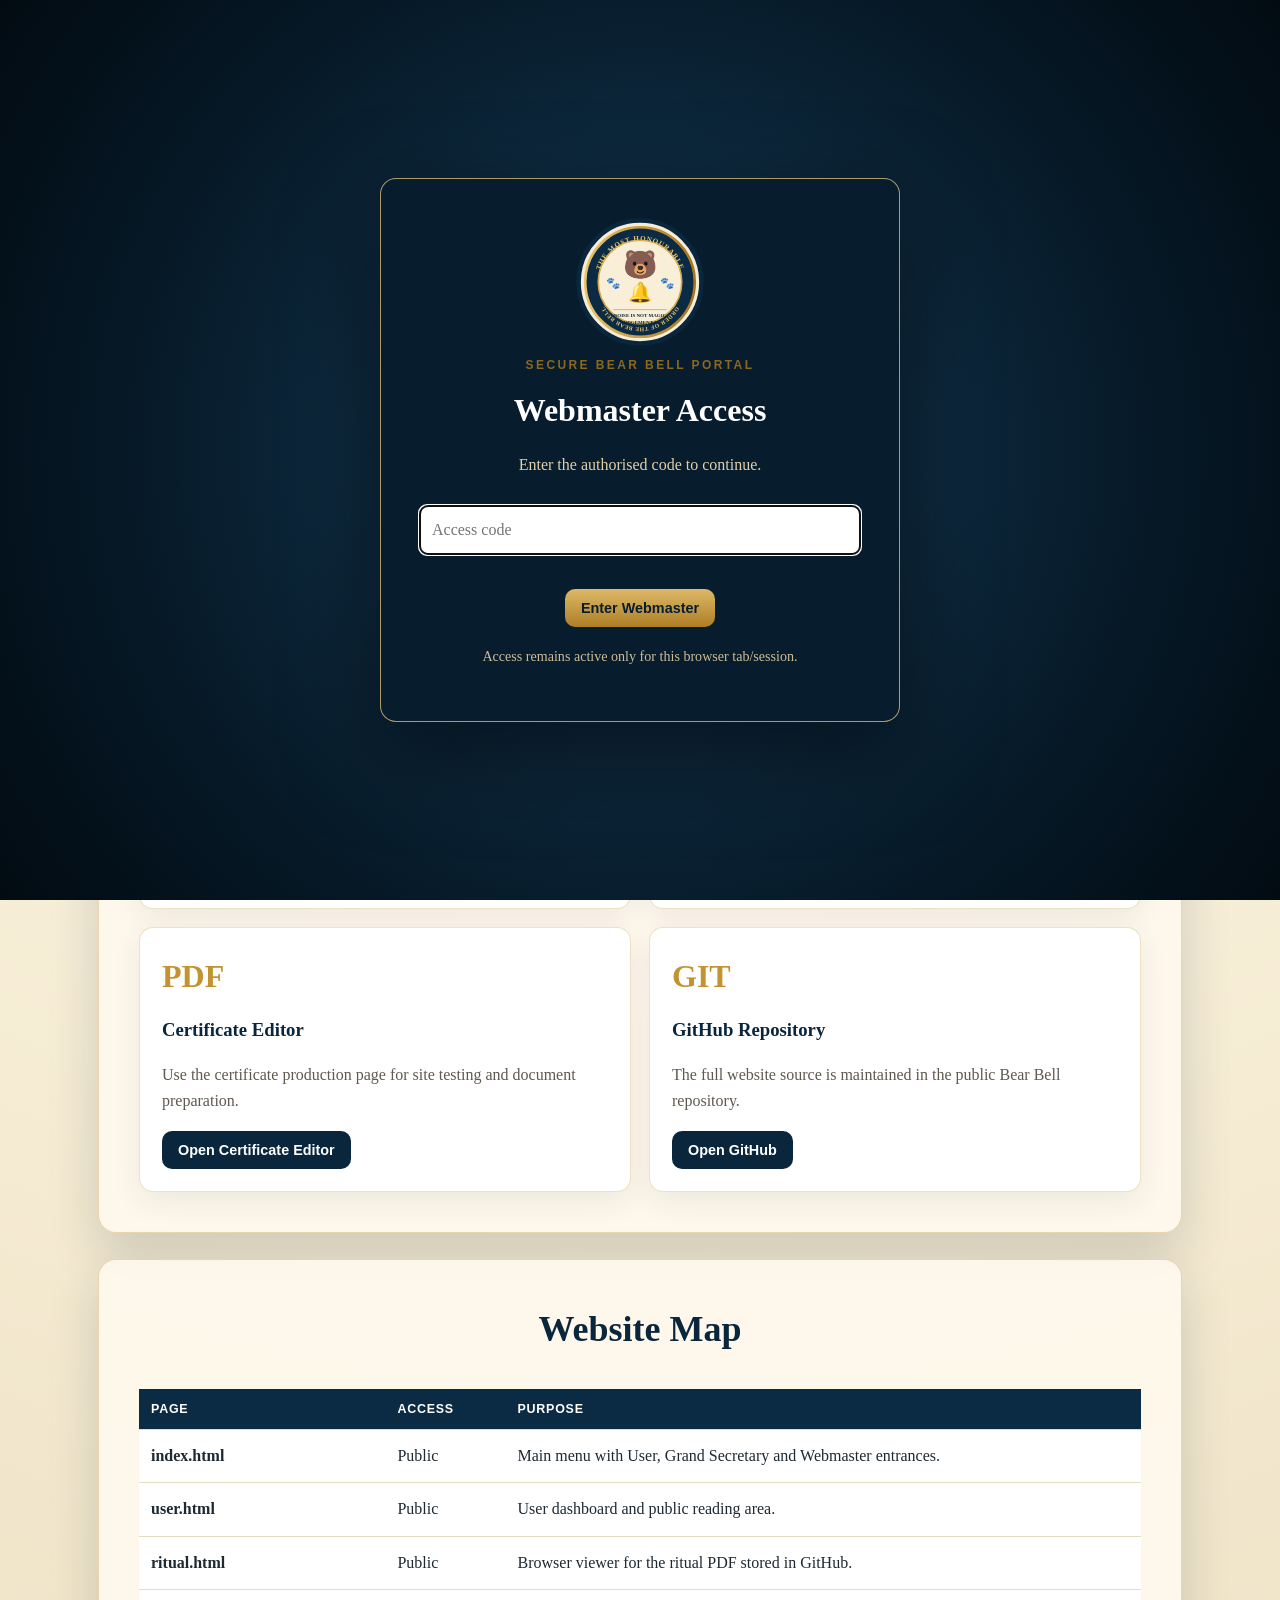
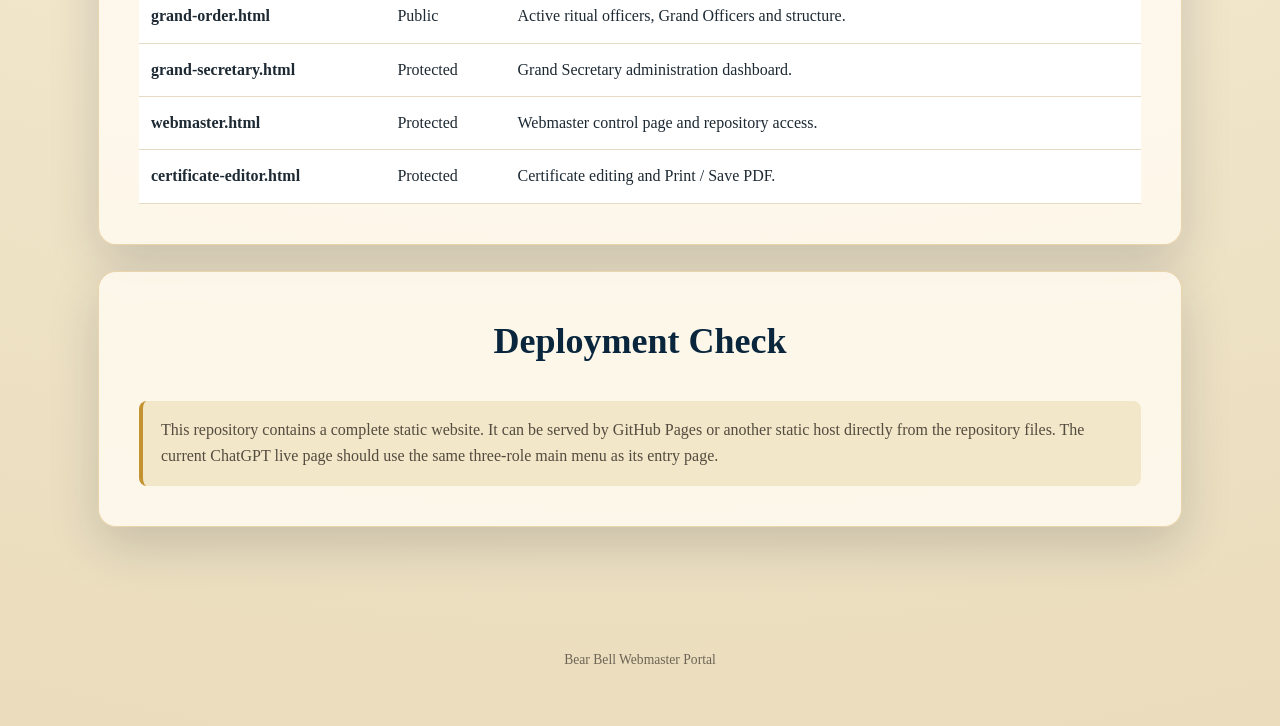
<file: webmaster.html>
<!doctype html><html lang="en"><head><meta charset="utf-8"><meta name="viewport" content="width=device-width,initial-scale=1"><title>Bear Bell — Webmaster</title><link rel="stylesheet" href="style.css"></head><body><header class="topbar"><div class="topbar-inner"><div class="brand">Bear Bell · Webmaster</div><nav class="navlinks"><a href="index.html">Main Menu</a><a href="user.html">User</a><a href="grand-order.html">Grand Order</a><a href="certificate-editor.html">Certificates</a><button onclick="BearBellAuth.logout()">Log out</button></nav></div></header><main class="shell"><section class="hero"><img class="emblem" src="logo.svg" alt="Bear Bell emblem"><div class="eyebrow">Website Administration</div><h1>Webmaster Dashboard</h1><p>Protected access to the Bear Bell website map, content pages, repository and certificate tools.</p></section><section class="panel"><div class="dashboard-grid"><article class="card"><div class="stat">HOME</div><h3>Main Menu</h3><p>Check the public landing page and the three entrance options.</p><div class="actions"><a class="button dark" href="index.html">Open Main Menu</a></div></article><article class="card"><div class="stat">USER</div><h3>User Area</h3><p>Verify the open-access user experience, ritual and Grand Order links.</p><div class="actions"><a class="button dark" href="user.html">Open User Area</a></div></article><article class="card"><div class="stat">PDF</div><h3>Certificate Editor</h3><p>Use the certificate production page for site testing and document preparation.</p><div class="actions"><a class="button dark" href="certificate-editor.html">Open Certificate Editor</a></div></article><article class="card"><div class="stat">GIT</div><h3>GitHub Repository</h3><p>The full website source is maintained in the public Bear Bell repository.</p><div class="actions"><a class="button dark" target="_blank" rel="noopener" href="https://github.com/dskiad/bear-bell-ritual">Open GitHub</a></div></article></div></section><section class="panel"><h2>Website Map</h2><div class="table-wrap"><table><thead><tr><th>Page</th><th>Access</th><th>Purpose</th></tr></thead><tbody><tr><td><strong>index.html</strong></td><td>Public</td><td>Main menu with User, Grand Secretary and Webmaster entrances.</td></tr><tr><td><strong>user.html</strong></td><td>Public</td><td>User dashboard and public reading area.</td></tr><tr><td><strong>ritual.html</strong></td><td>Public</td><td>Browser viewer for the ritual PDF stored in GitHub.</td></tr><tr><td><strong>grand-order.html</strong></td><td>Public</td><td>Active ritual officers, Grand Officers and structure.</td></tr><tr><td><strong>grand-secretary.html</strong></td><td>Protected</td><td>Grand Secretary administration dashboard.</td></tr><tr><td><strong>webmaster.html</strong></td><td>Protected</td><td>Webmaster control page and repository access.</td></tr><tr><td><strong>certificate-editor.html</strong></td><td>Protected</td><td>Certificate editing and Print / Save PDF.</td></tr></tbody></table></div></section><section class="panel"><h2>Deployment Check</h2><div class="notice">This repository contains a complete static website. It can be served by GitHub Pages or another static host directly from the repository files. The current ChatGPT live page should use the same three-role main menu as its entry page.</div></section></main><footer>Bear Bell Webmaster Portal</footer><script src="auth.js"></script><script>BearBellAuth.protect('webmaster');</script></body></html>
</file>
<file: style.css>
:root{--navy:#09263d;--navy2:#123c5c;--gold:#c39332;--gold2:#ebcf82;--cream:#f8f0dc;--paper:#fffaf0;--ink:#1d2933;--muted:#6e665b;--danger:#8f2d2d;--shadow:0 18px 50px rgba(12,31,45,.17)}*{box-sizing:border-box}html{scroll-behavior:smooth}body{margin:0;font-family:Georgia,'Times New Roman',serif;color:var(--ink);background:radial-gradient(circle at 50% -10%,#fffdf8 0,#f7eed7 48%,#eadcbc 100%);line-height:1.65}a{color:inherit}.topbar{position:sticky;top:0;z-index:40;background:rgba(7,29,47,.97);border-bottom:1px solid rgba(235,207,130,.48);box-shadow:0 8px 28px rgba(0,0,0,.12)}.topbar-inner{max-width:1180px;margin:auto;padding:10px 18px;display:flex;align-items:center;gap:18px}.brand{flex:1;color:white;text-transform:uppercase;letter-spacing:.08em;font-weight:700;font-size:.8rem}.navlinks{display:flex;gap:8px;align-items:center;flex-wrap:wrap}.navlinks a,.navlinks button{border:1px solid rgba(235,207,130,.6);background:transparent;color:#fff;text-decoration:none;border-radius:999px;padding:8px 12px;font:inherit;font-size:.78rem;cursor:pointer}.navlinks a:hover,.navlinks button:hover{background:rgba(235,207,130,.15)}.shell{max-width:1120px;margin:auto;padding:28px 18px 72px}.hero{text-align:center;padding:34px 18px 24px}.emblem{width:min(280px,72vw);display:block;margin:0 auto 20px;filter:drop-shadow(0 16px 28px rgba(20,28,35,.2))}.eyebrow{font-family:Arial,sans-serif;text-transform:uppercase;letter-spacing:.2em;color:#8b671f;font-size:.75rem;font-weight:800}.hero h1{color:var(--navy);font-size:clamp(2rem,5vw,4.4rem);line-height:1.05;margin:.35em auto .25em;max-width:980px}.hero p{font-size:clamp(1rem,2vw,1.25rem);color:#5c554a;max-width:800px;margin:0 auto}.motto{margin:22px auto 0;display:inline-block;border-top:1px solid var(--gold);border-bottom:1px solid var(--gold);padding:10px 18px;color:var(--navy);font-weight:700;letter-spacing:.08em}.panel{background:rgba(255,250,240,.88);border:1px solid rgba(195,147,50,.34);border-radius:18px;padding:clamp(22px,4vw,40px);box-shadow:var(--shadow);margin:26px 0}.panel h2{color:var(--navy);font-size:clamp(1.5rem,3vw,2.25rem);margin-top:0;text-align:center}.grid{display:grid;grid-template-columns:repeat(3,minmax(0,1fr));gap:18px}.dashboard-grid{display:grid;grid-template-columns:repeat(2,minmax(0,1fr));gap:18px}.two-col{display:grid;grid-template-columns:1fr 1fr;gap:22px}.card{background:white;border:1px solid rgba(195,147,50,.28);border-radius:14px;padding:22px;box-shadow:0 10px 30px rgba(12,31,45,.07)}.role-card{text-align:center;display:flex;flex-direction:column;align-items:center}.role-icon{font-size:2.2rem}.badge{display:inline-block;background:#efe0b8;color:#6b4e16;border-radius:999px;padding:5px 10px;font:700 .72rem Arial,sans-serif;text-transform:uppercase;letter-spacing:.08em}.card h3{color:var(--navy);margin:.65em 0 .35em}.card p{color:#5f594f}.stat{font-size:2rem;color:var(--gold);font-weight:700}.button{display:inline-flex;align-items:center;justify-content:center;text-decoration:none;border:0;border-radius:10px;padding:11px 16px;font:700 .9rem Arial,sans-serif;cursor:pointer;margin-top:auto}.button.primary{background:linear-gradient(#deb968,#ad7e25);color:#071d2f}.button.dark{background:var(--navy);color:white}.button.light{background:#eee3c9;color:var(--navy)}.button.danger{background:var(--danger);color:#fff}.actions{display:flex;gap:10px;flex-wrap:wrap;margin-top:16px}.notice{padding:16px 18px;border-left:4px solid var(--gold);background:#f2e7c9;border-radius:8px;color:#534b3f}.small{font-size:.88rem;color:var(--muted)}.table-wrap{overflow:auto}.table-wrap table{width:100%;border-collapse:collapse;background:#fff}.table-wrap th,.table-wrap td{padding:13px 12px;border-bottom:1px solid #e6dcc3;text-align:left;vertical-align:top}.table-wrap th{background:#0b2a43;color:#fff;font:700 .78rem Arial,sans-serif;text-transform:uppercase;letter-spacing:.06em}.form-grid{display:grid;grid-template-columns:1fr 1fr;gap:14px}.field{display:flex;flex-direction:column;gap:6px}.field.full{grid-column:1/-1}.field label{font:700 .76rem Arial,sans-serif;text-transform:uppercase;letter-spacing:.06em;color:var(--navy)}input,select,textarea{width:100%;padding:11px 12px;border:1px solid #c9b98e;border-radius:8px;background:#fff;font:inherit}.certificate-stage{overflow:auto;padding:12px}.certificate{width:min(900px,100%);margin:auto;background:#fff9e8;border:10px double var(--navy);padding:44px;text-align:center;box-shadow:0 14px 36px rgba(0,0,0,.13);position:relative}.certificate:before{content:"";position:absolute;inset:12px;border:1px solid var(--gold);pointer-events:none}.cert-seal{width:120px;display:block;margin:0 auto 12px}.cert-kicker{text-transform:uppercase;letter-spacing:.14em;font:700 .72rem Arial,sans-serif;color:#8a671f}.certificate h2{color:var(--navy);font-size:clamp(1.5rem,3vw,2.35rem);margin:.35em 0}.member{font-size:clamp(1.7rem,3vw,2.6rem);color:var(--navy);font-weight:700;margin:12px 0}.bodytext{max-width:680px;margin:auto}.cert-meta{margin-top:24px}.signatures{display:grid;grid-template-columns:1fr 1fr;gap:50px;margin-top:46px}.signature-line{padding-top:12px;border-top:1px solid #555}.login-overlay{position:fixed;z-index:1000;inset:0;background:radial-gradient(circle,#173d5b 0,#061927 65%,#020b12 100%);display:flex;align-items:center;justify-content:center;padding:24px}.login-card{width:min(520px,100%);background:rgba(8,29,45,.96);border:1px solid rgba(235,207,130,.72);padding:38px;border-radius:16px;text-align:center;color:#fff;box-shadow:0 30px 90px rgba(0,0,0,.5)}.login-card h1{margin:.25em 0}.login-card p{color:#dfd0aa}.login-card input{margin:10px 0}.error{min-height:24px;color:#ffd4c8;font:700 .85rem Arial,sans-serif}footer{text-align:center;padding:24px 18px 55px;color:#6d6455;font-size:.85rem}.pdf-viewer{width:100%;height:78vh;border:1px solid rgba(195,147,50,.4);border-radius:12px;background:white}.loading{text-align:center;padding:48px;color:#665d50}@media(max-width:840px){.grid,.dashboard-grid,.two-col{grid-template-columns:1fr}.topbar-inner{align-items:flex-start;flex-direction:column}.navlinks{width:100%}.navlinks a,.navlinks button{flex:1;text-align:center}.panel{border-radius:12px}.form-grid,.signatures{grid-template-columns:1fr}.certificate{padding:30px 20px}}@media print{.topbar,.no-print,footer,.login-overlay{display:none!important}body{background:#fff}.shell{max-width:none;padding:0}.panel{box-shadow:none;border:0;padding:0}.editor-only{display:none!important}.certificate{box-shadow:none;width:100%;page-break-inside:avoid}}
</file>
